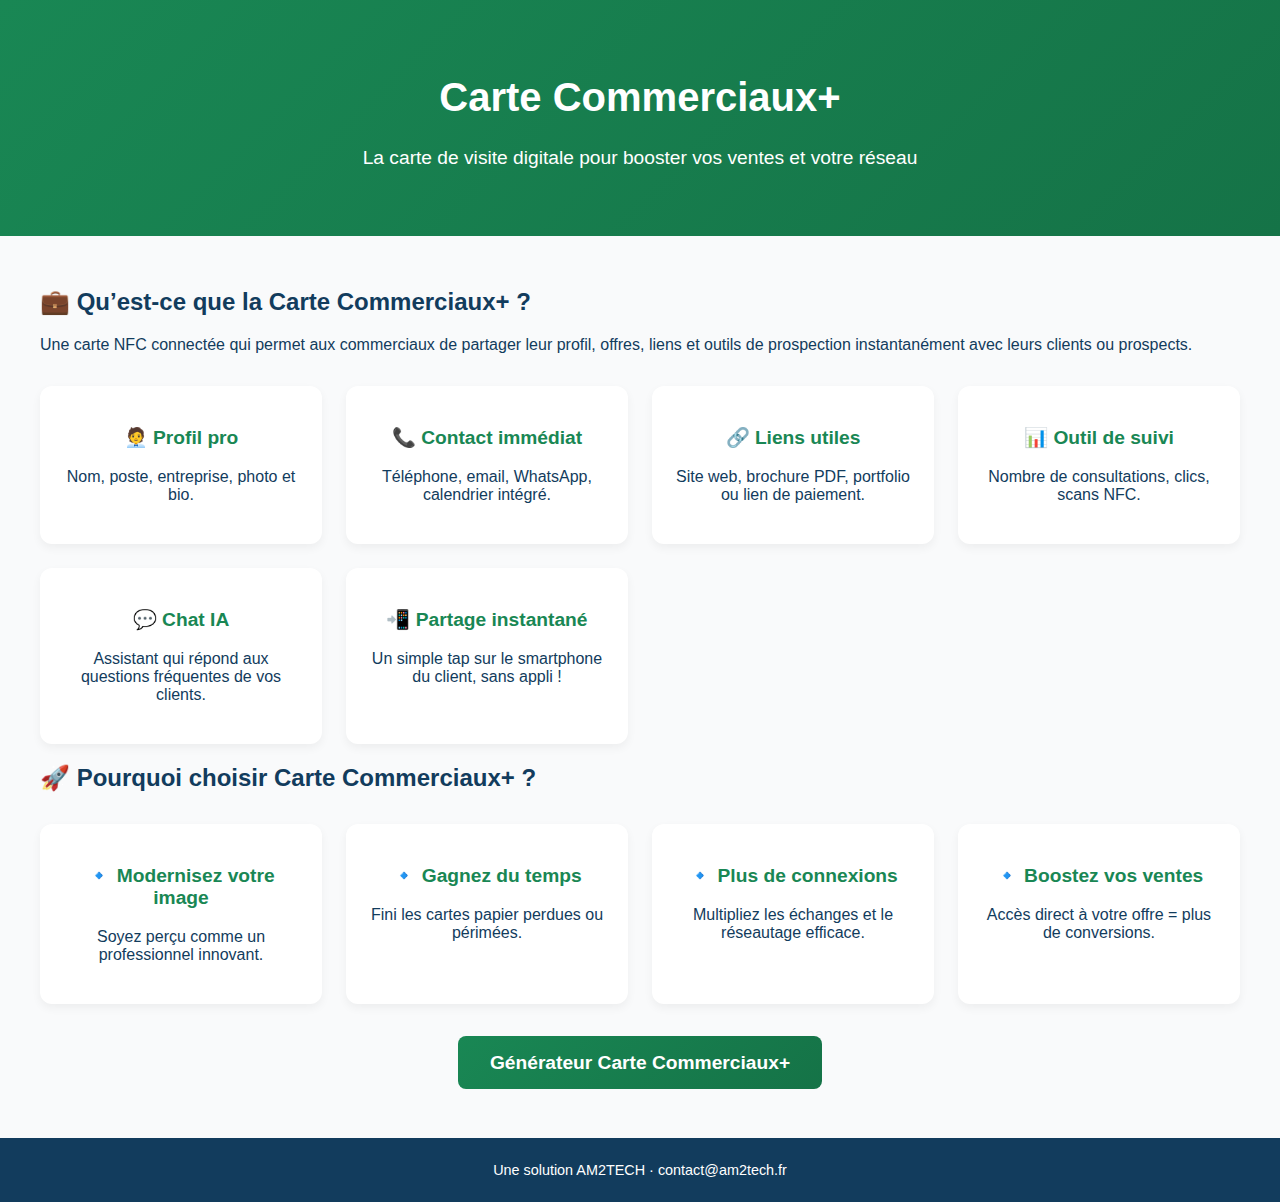
<file: commerce.html>
<!DOCTYPE html>
<html lang="fr">
<head>
  <meta charset="UTF-8" />
  <meta name="viewport" content="width=device-width, initial-scale=1.0" />
  <title>Carte Commerciaux+ | Présentation du Produit</title>
  <link rel="stylesheet" href="https://cdnjs.cloudflare.com/ajax/libs/font-awesome/6.4.0/css/all.min.css">
  <style>
    body {
      margin: 0;
      font-family: 'Segoe UI', sans-serif;
      background-color: #f9fafb;
      color: #123c5d;
    }

    header {
      background: linear-gradient(135deg, #198754, #157347);
      color: white;
      padding: 3rem 1rem;
      text-align: center;
    }

    header h1 {
      font-size: 2.5rem;
      font-weight: bold;
    }

    header p {
      margin-top: 1rem;
      font-size: 1.2rem;
    }

    section {
      padding: 2rem 1rem;
      max-width: 1200px;
      margin: auto;
    }

    .features, .advantages {
      display: grid;
      grid-template-columns: repeat(auto-fit, minmax(250px, 1fr));
      gap: 1.5rem;
      margin-top: 2rem;
    }

    .feature, .advantage {
      background: white;
      border-radius: 12px;
      box-shadow: 0 4px 10px rgba(0, 0, 0, 0.05);
      padding: 1.5rem;
      text-align: center;
      transition: transform 0.3s ease, box-shadow 0.3s ease;
    }

    .feature:hover, .advantage:hover {
      transform: translateY(-5px);
      box-shadow: 0 8px 20px rgba(0, 0, 0, 0.1);
    }

    .feature h3, .advantage h3 {
      margin-top: 1rem;
      font-size: 1.2rem;
      color: #198754;
    }

    .cta {
      text-align: center;
      margin: 3rem 0 2rem;
    }

    .cta a {
      background: linear-gradient(135deg, #198754, #157347);
      color: white;
      padding: 1rem 2rem;
      border-radius: 8px;
      text-decoration: none;
      font-weight: bold;
      font-size: 1.2rem;
      transition: background 0.3s ease;
    }

    .cta a:hover {
      background: linear-gradient(135deg, #11663f, #0e5432);
    }

    .price-box {
      background-color: #e9f7ef;
      border-left: 5px solid #198754;
      padding: 1.5rem;
      margin-top: 2rem;
      font-size: 1.2rem;
      border-radius: 8px;
    }

    footer {
      background: #123c5d;
      color: white;
      text-align: center;
      padding: 1.5rem;
      font-size: 0.9rem;
    }

    @media (max-width: 600px) {
      header h1 {
        font-size: 2rem;
      }
    }
  </style>
</head>
<body>

  <header>
    <h1>Carte Commerciaux+</h1>
    <p>La carte de visite digitale pour booster vos ventes et votre réseau</p>
  </header>

  <section>
    <h2 class="text-2xl font-bold text-center">💼 Qu’est-ce que la Carte Commerciaux+ ?</h2>
    <p class="text-center mt-4">
      Une carte NFC connectée qui permet aux commerciaux de partager leur profil, offres, liens et outils de prospection instantanément avec leurs clients ou prospects.
    </p>

    <div class="features">
      <div class="feature">
        <h3>🧑‍💼 Profil pro</h3>
        <p>Nom, poste, entreprise, photo et bio.</p>
      </div>
      <div class="feature">
        <h3>📞 Contact immédiat</h3>
        <p>Téléphone, email, WhatsApp, calendrier intégré.</p>
      </div>
      <div class="feature">
        <h3>🔗 Liens utiles</h3>
        <p>Site web, brochure PDF, portfolio ou lien de paiement.</p>
      </div>
      <div class="feature">
        <h3>📊 Outil de suivi</h3>
        <p>Nombre de consultations, clics, scans NFC.</p>
      </div>
      <div class="feature">
        <h3>💬 Chat IA</h3>
        <p>Assistant qui répond aux questions fréquentes de vos clients.</p>
      </div>
      <div class="feature">
        <h3>📲 Partage instantané</h3>
        <p>Un simple tap sur le smartphone du client, sans appli !</p>
      </div>
    </div>

    <h2 class="text-2xl font-bold text-center mt-10">🚀 Pourquoi choisir Carte Commerciaux+ ?</h2>
    <div class="advantages">
      <div class="advantage">
        <h3>🔹 Modernisez votre image</h3>
        <p>Soyez perçu comme un professionnel innovant.</p>
      </div>
      <div class="advantage">
        <h3>🔹 Gagnez du temps</h3>
        <p>Fini les cartes papier perdues ou périmées.</p>
      </div>
      <div class="advantage">
        <h3>🔹 Plus de connexions</h3>
        <p>Multipliez les échanges et le réseautage efficace.</p>
      </div>
      <div class="advantage">
        <h3>🔹 Boostez vos ventes</h3>
        <p>Accès direct à votre offre = plus de conversions.</p>
      </div>
    </div>

    <div class="cta">
      <a href="gcommerce.html" target="_blank">Générateur Carte Commerciaux+</a>
    </div>

    <!-- <div class="price-box">
      💼 <strong>Pack à partir de 49€ HT</strong><br />
      Inclut : carte NFC + mini-site personnalisé + chatbot + design pro
    </div>

    <div class="cta">
      <a href="https://am2tech.fr/contact" target="_blank">📩 Je veux ma Carte Commerciaux+</a>
    </div> -->
  </section>

  <footer>
    Une solution AM2TECH · contact@am2tech.fr
  </footer>

</body>
</html>
</file>
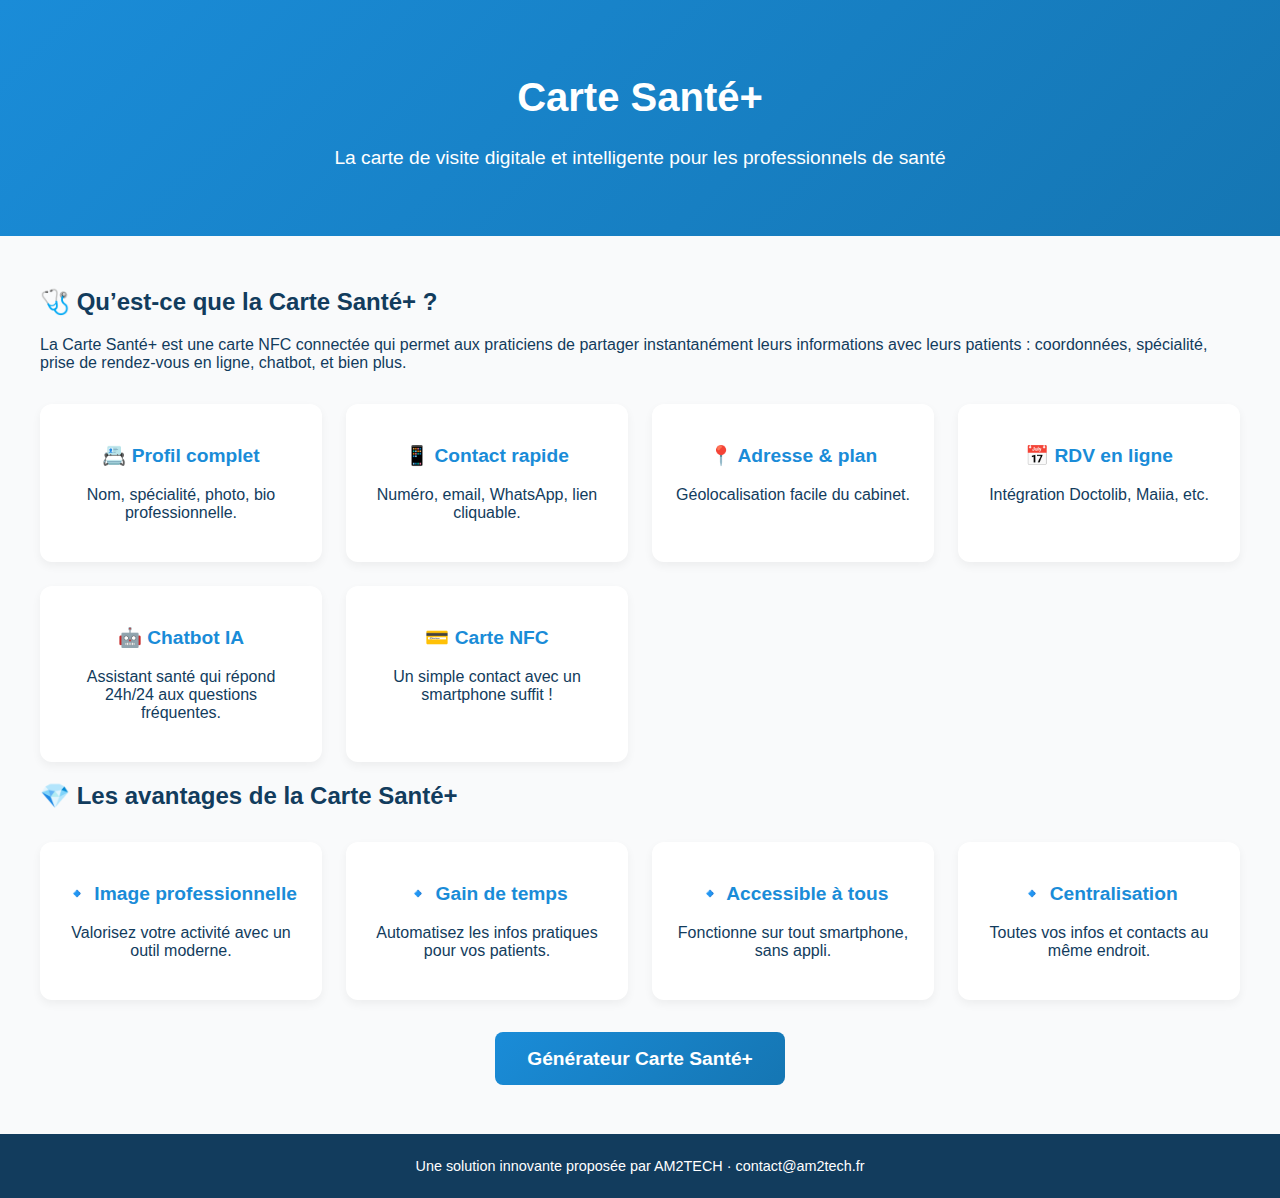
<file: sante.html>
<!DOCTYPE html>
<html lang="fr">
<head>
  <meta charset="UTF-8" />
  <meta name="viewport" content="width=device-width, initial-scale=1.0" />
  <title>Carte Santé+ | Présentation du Produit</title>
  <link rel="stylesheet" href="https://cdnjs.cloudflare.com/ajax/libs/font-awesome/6.4.0/css/all.min.css">
  <style>
    body {
      margin: 0;
      font-family: 'Segoe UI', sans-serif;
      background-color: #f9fafb;
      color: #123c5d;
    }

    header {
      background: linear-gradient(135deg, #1a8cd8, #1576b3);
      color: white;
      padding: 3rem 1rem;
      text-align: center;
    }

    header h1 {
      font-size: 2.5rem;
      font-weight: bold;
    }

    header p {
      margin-top: 1rem;
      font-size: 1.2rem;
    }

    section {
      padding: 2rem 1rem;
      max-width: 1200px;
      margin: auto;
    }

    .features, .advantages {
      display: grid;
      grid-template-columns: repeat(auto-fit, minmax(250px, 1fr));
      gap: 1.5rem;
      margin-top: 2rem;
    }

    .feature, .advantage {
      background: white;
      border-radius: 12px;
      box-shadow: 0 4px 10px rgba(0, 0, 0, 0.05);
      padding: 1.5rem;
      text-align: center;
      transition: transform 0.3s ease, box-shadow 0.3s ease;
    }

    .feature:hover, .advantage:hover {
      transform: translateY(-5px);
      box-shadow: 0 8px 20px rgba(0, 0, 0, 0.1);
    }

    .feature h3, .advantage h3 {
      margin-top: 1rem;
      font-size: 1.2rem;
      color: #1a8cd8;
    }

    .cta {
      text-align: center;
      margin: 3rem 0 2rem;
    }

    .cta a {
      background: linear-gradient(135deg, #1a8cd8, #1576b3);
      color: white;
      padding: 1rem 2rem;
      border-radius: 8px;
      text-decoration: none;
      font-weight: bold;
      font-size: 1.2rem;
      transition: background 0.3s ease;
    }

    .cta a:hover {
      background: linear-gradient(135deg, #136ba0, #0f5a8a);
    }

    .price-box {
      background-color: #e6f2fb;
      border-left: 5px solid #1a8cd8;
      padding: 1.5rem;
      margin-top: 2rem;
      font-size: 1.2rem;
      border-radius: 8px;
    }

    footer {
      background: #123c5d;
      color: white;
      text-align: center;
      padding: 1.5rem;
      font-size: 0.9rem;
    }

    @media (max-width: 600px) {
      header h1 {
        font-size: 2rem;
      }
    }
  </style>
</head>
<body>

  <header>
    <h1>Carte Santé+</h1>
    <p>La carte de visite digitale et intelligente pour les professionnels de santé</p>
  </header>

  <section>
    <h2 class="text-2xl font-bold text-center">🩺 Qu’est-ce que la Carte Santé+ ?</h2>
    <p class="text-center mt-4">
      La Carte Santé+ est une carte NFC connectée qui permet aux praticiens de partager instantanément leurs informations avec leurs patients : coordonnées, spécialité, prise de rendez-vous en ligne, chatbot, et bien plus.
    </p>

    <div class="features">
      <div class="feature">
        <h3>📇 Profil complet</h3>
        <p>Nom, spécialité, photo, bio professionnelle.</p>
      </div>
      <div class="feature">
        <h3>📱 Contact rapide</h3>
        <p>Numéro, email, WhatsApp, lien cliquable.</p>
      </div>
      <div class="feature">
        <h3>📍 Adresse & plan</h3>
        <p>Géolocalisation facile du cabinet.</p>
      </div>
      <div class="feature">
        <h3>📅 RDV en ligne</h3>
        <p>Intégration Doctolib, Maiia, etc.</p>
      </div>
      <div class="feature">
        <h3>🤖 Chatbot IA</h3>
        <p>Assistant santé qui répond 24h/24 aux questions fréquentes.</p>
      </div>
      <div class="feature">
        <h3>💳 Carte NFC</h3>
        <p>Un simple contact avec un smartphone suffit !</p>
      </div>
    </div>

    <h2 class="text-2xl font-bold text-center mt-10">💎 Les avantages de la Carte Santé+</h2>
    <div class="advantages">
      <div class="advantage">
        <h3>🔹 Image professionnelle</h3>
        <p>Valorisez votre activité avec un outil moderne.</p>
      </div>
      <div class="advantage">
        <h3>🔹 Gain de temps</h3>
        <p>Automatisez les infos pratiques pour vos patients.</p>
      </div>
      <div class="advantage">
        <h3>🔹 Accessible à tous</h3>
        <p>Fonctionne sur tout smartphone, sans appli.</p>
      </div>
      <div class="advantage">
        <h3>🔹 Centralisation</h3>
        <p>Toutes vos infos et contacts au même endroit.</p>
      </div>
    </div>

    <div class="cta">
      <a href="Gsante.html" target="_blank">Générateur Carte Santé+</a>
    </div>

    <!-- <div class="price-box">
      🎁 <strong>Pack complet à partir de 49€ HT</strong><br />
      Inclus : carte physique NFC + mini-site + chatbot + configuration
    </div> -->

    <!-- <div class="cta">
      <a href="https://am2tech.fr/contact" target="_blank">📩 Je veux ma Carte Santé+</a>
    </div> -->
  </section>

  <footer>
    Une solution innovante proposée par AM2TECH · contact@am2tech.fr
  </footer>

</body>
</html>
</file>
